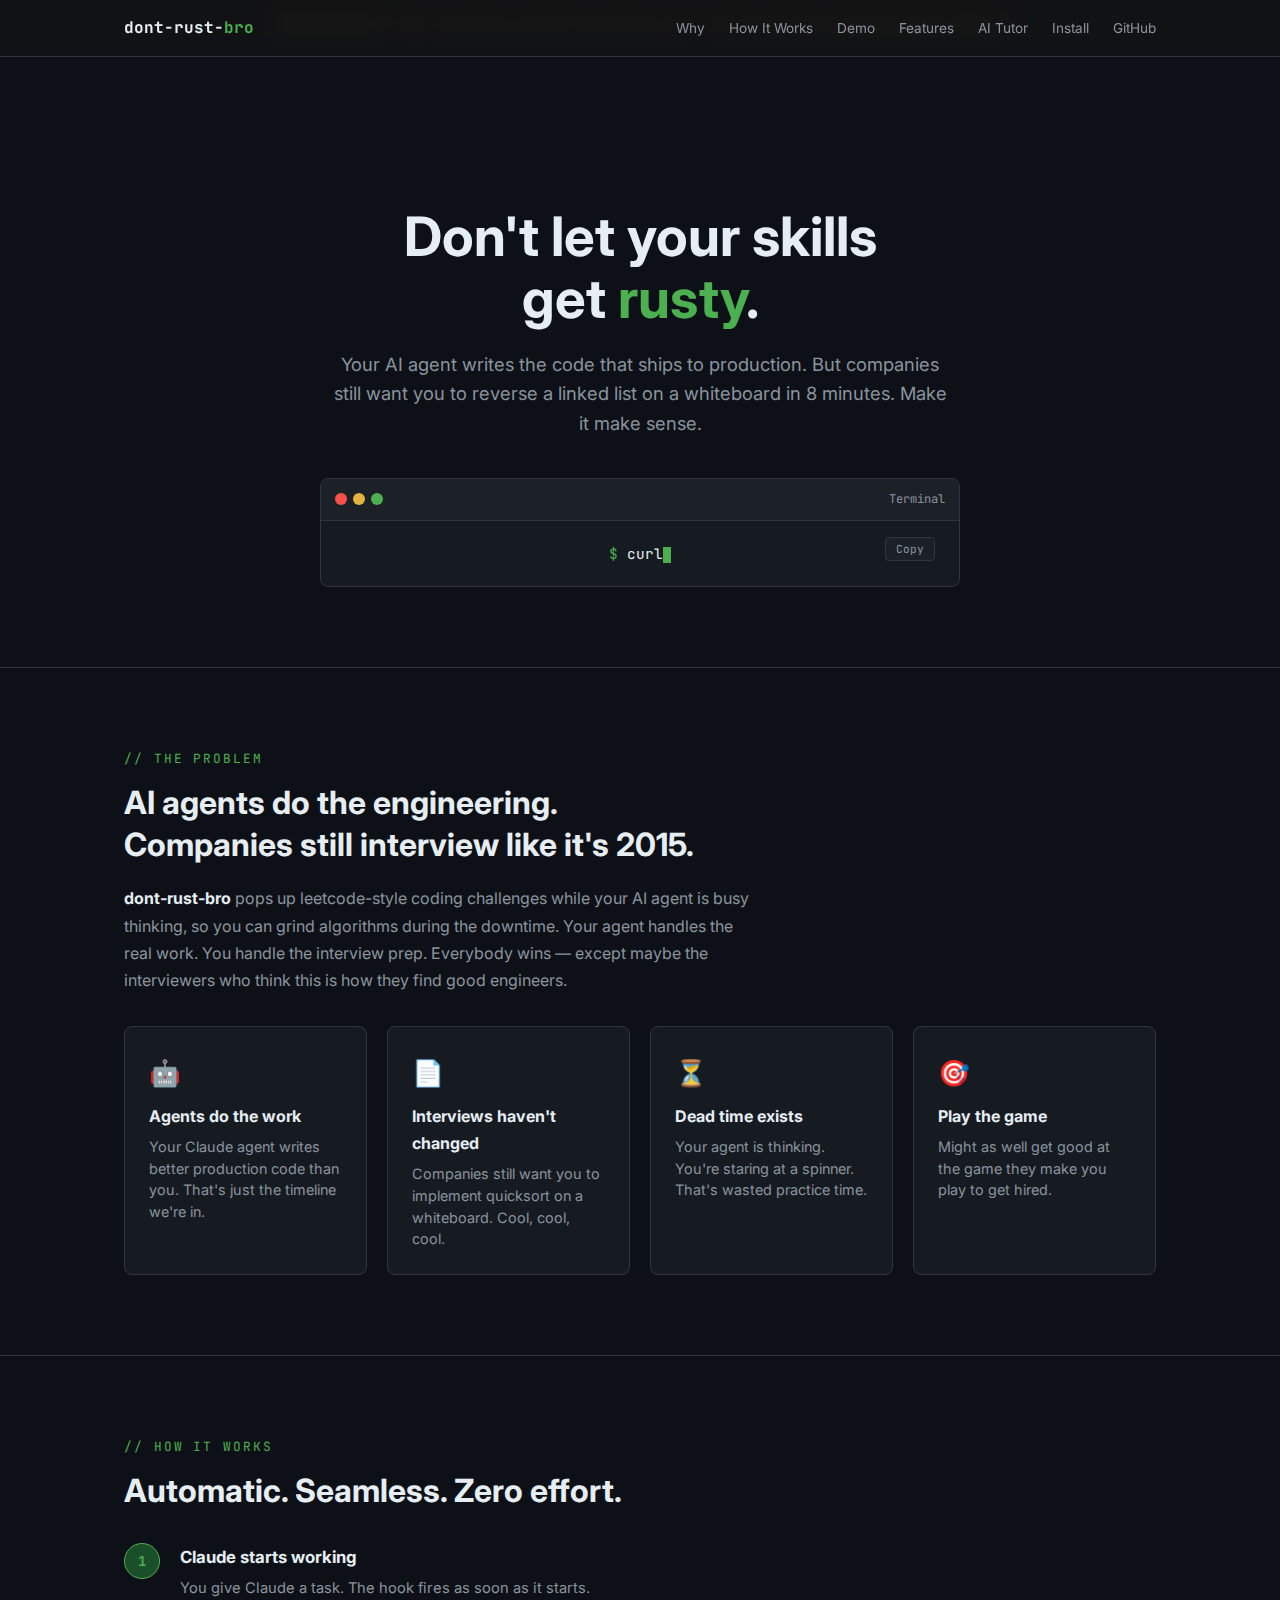
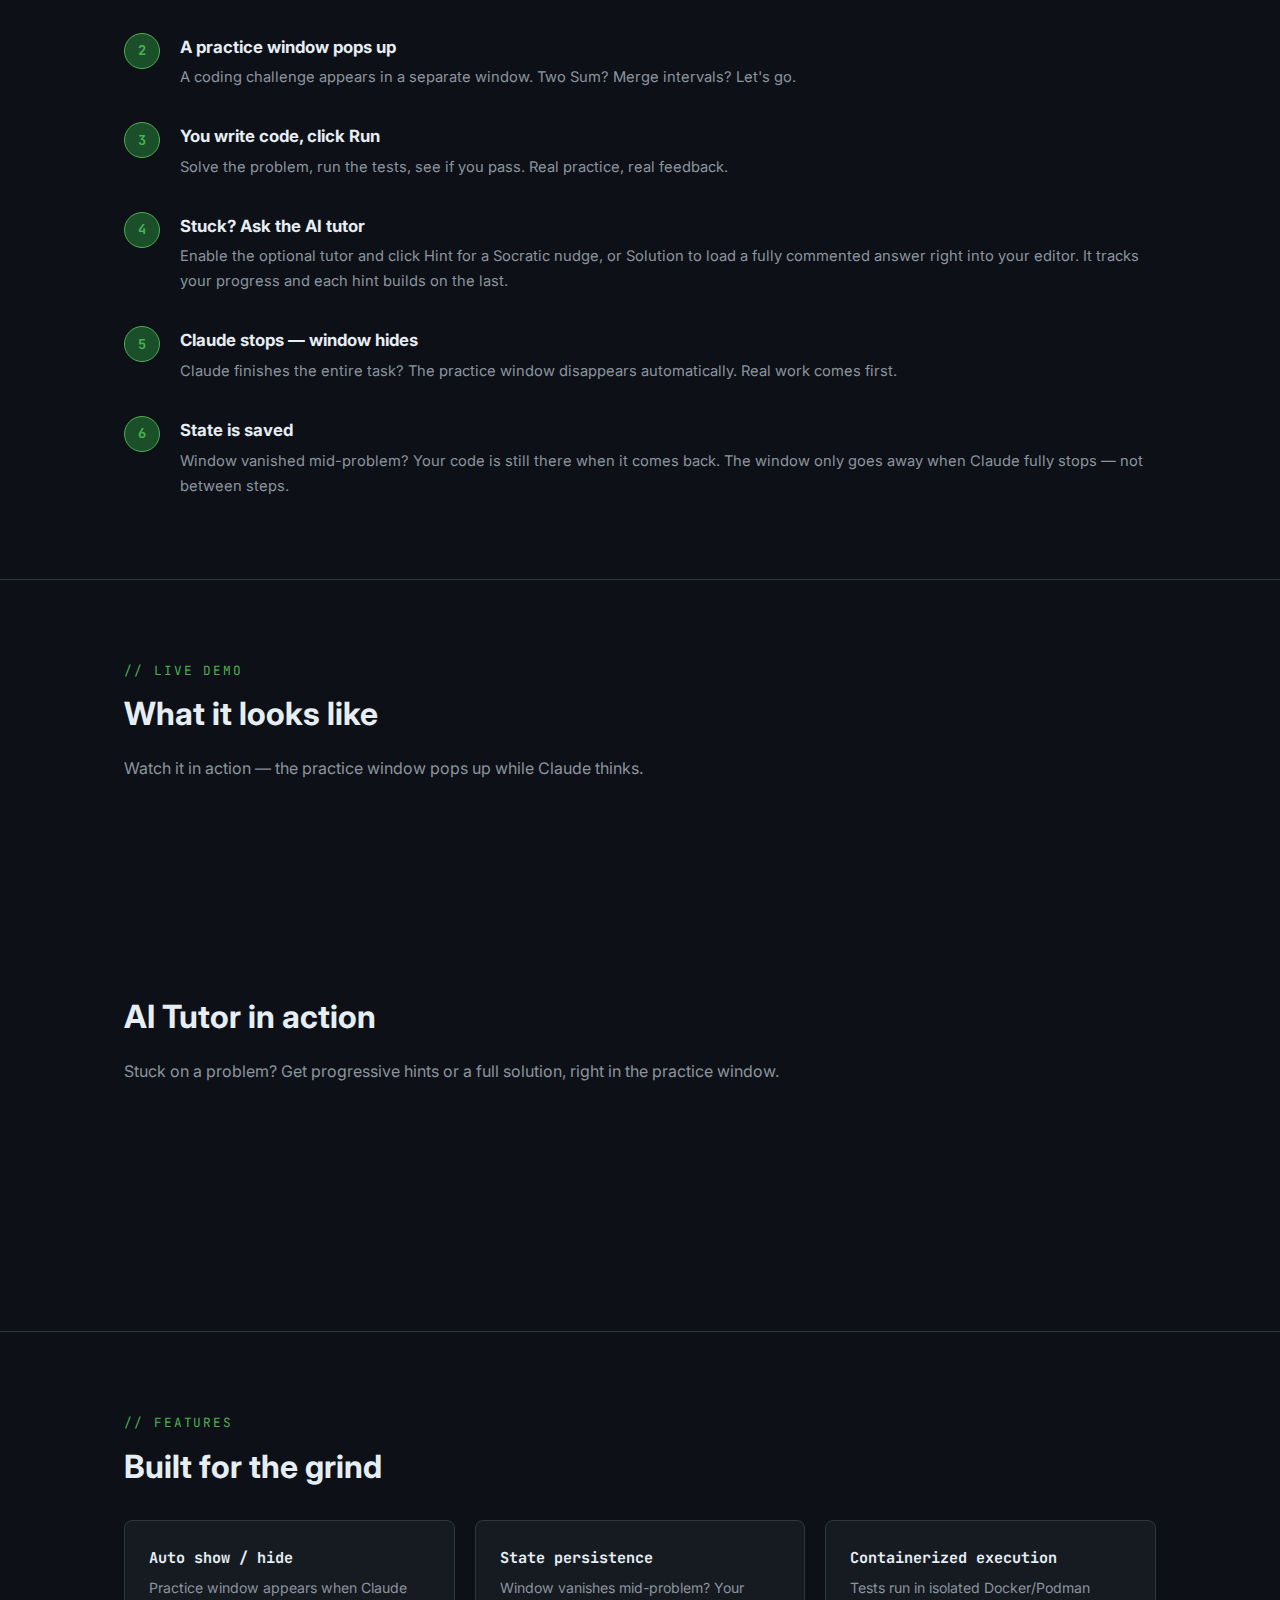
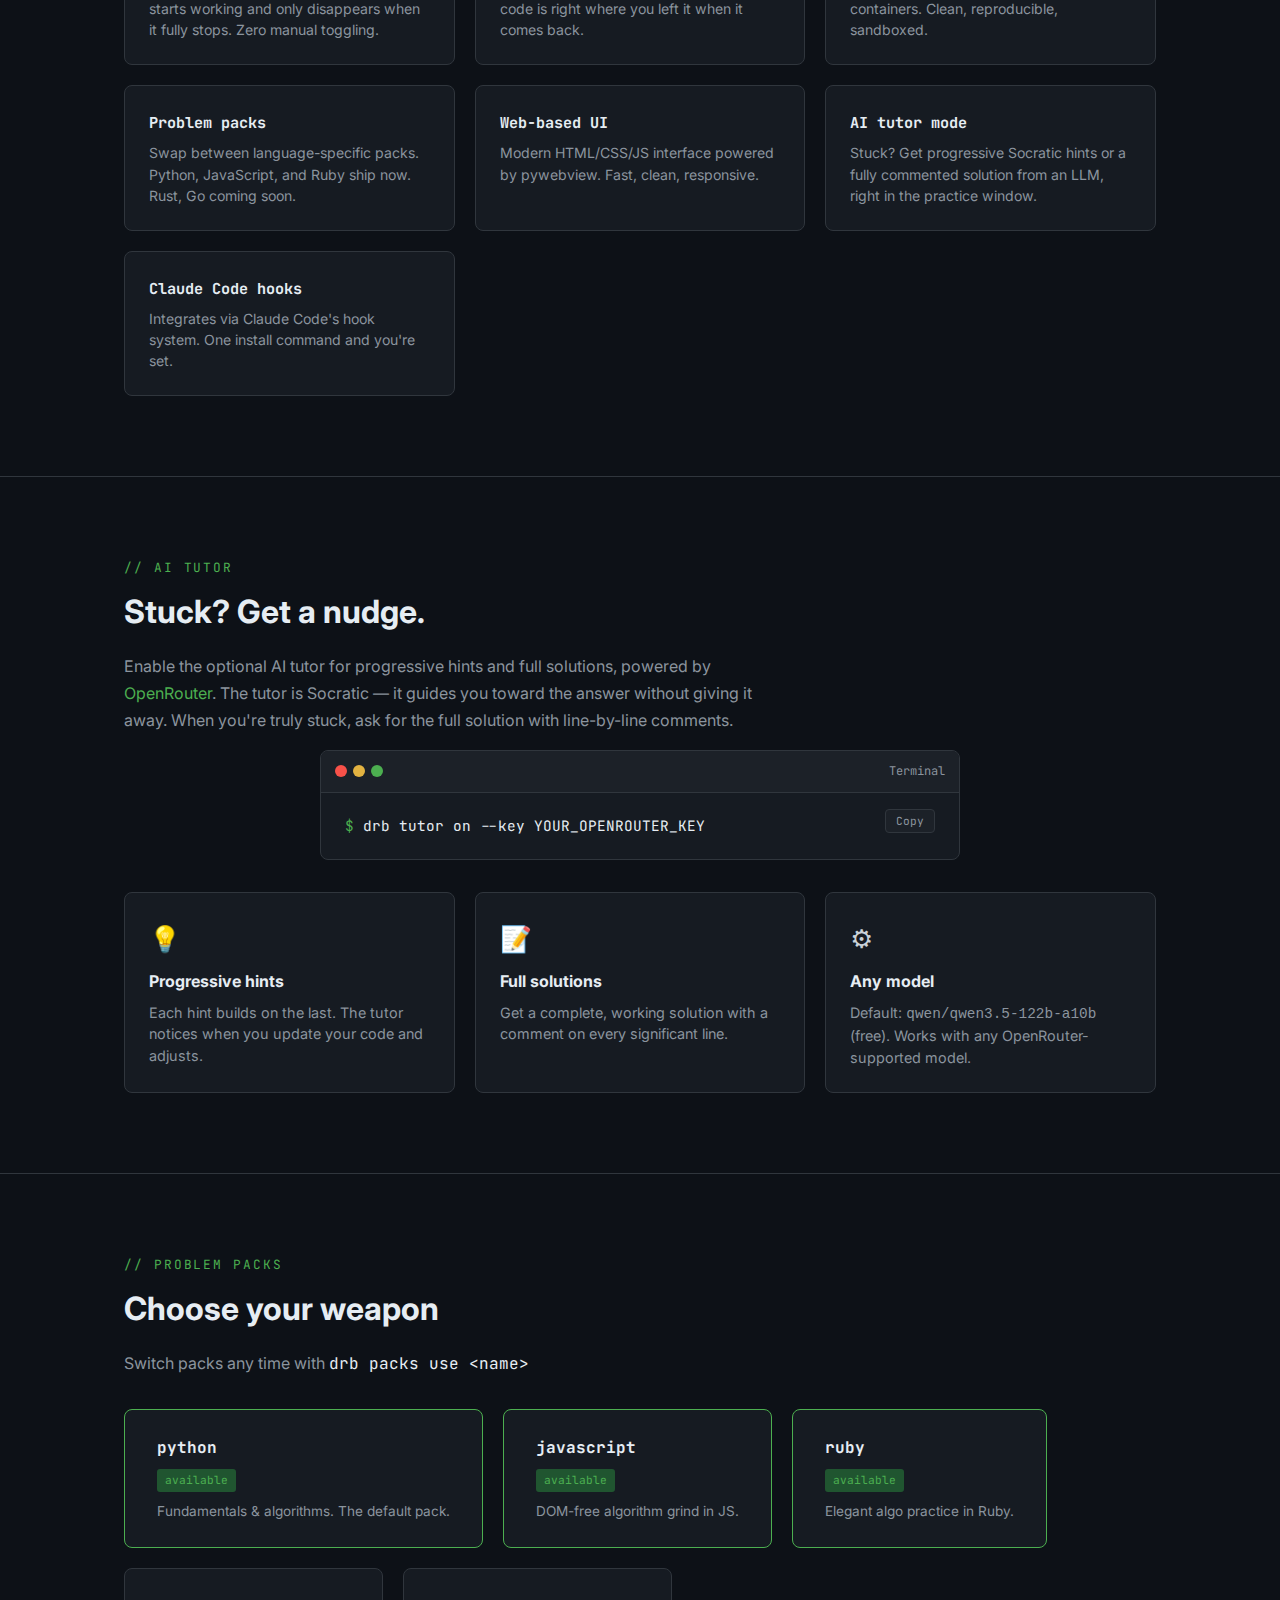
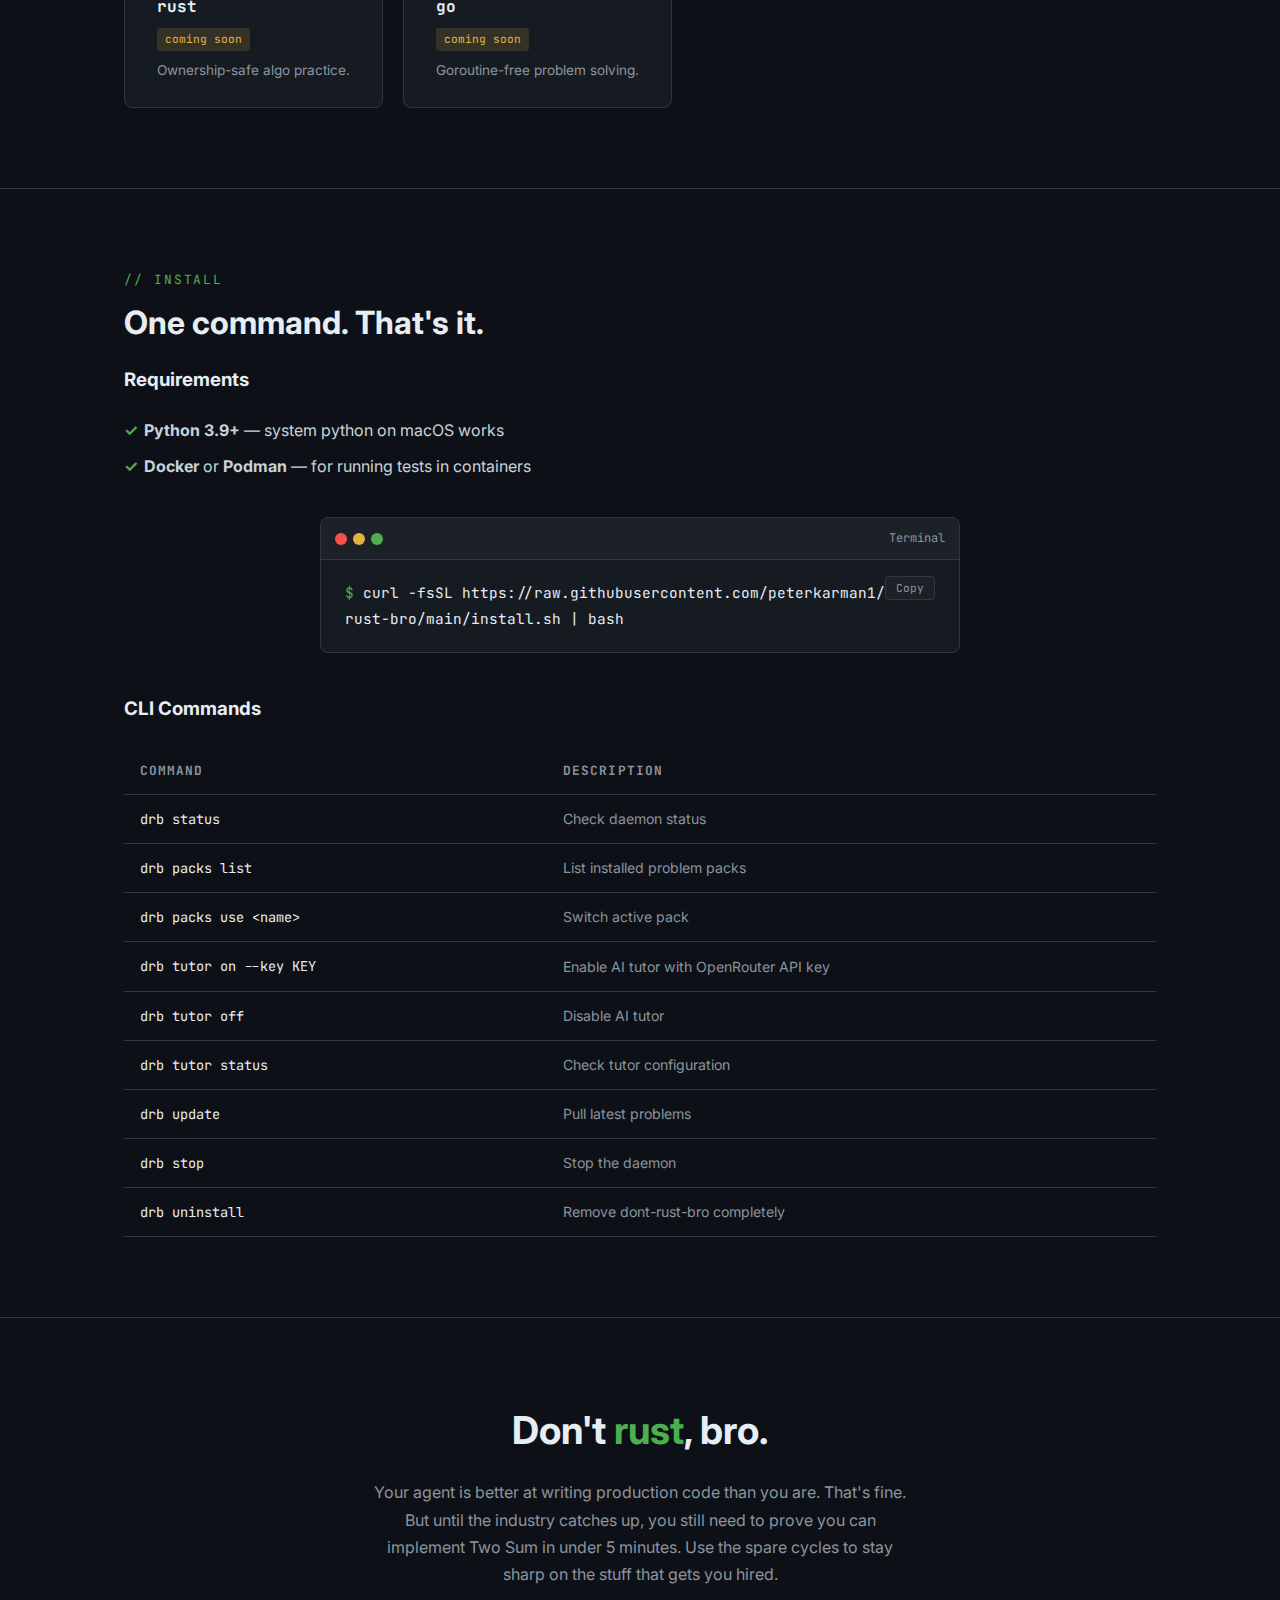
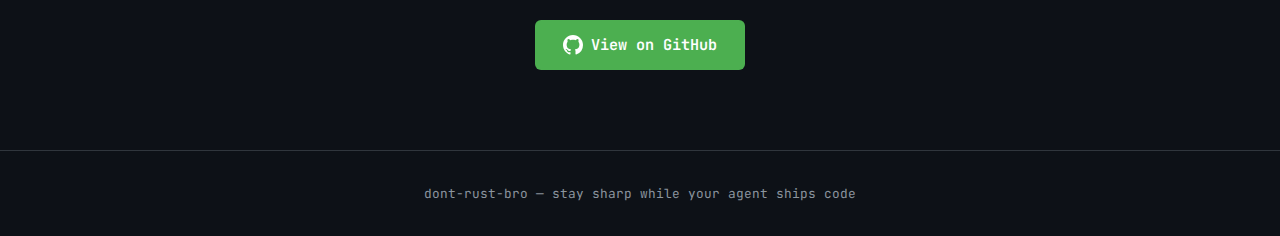
<file: docs/index.html>
<!DOCTYPE html>
<html lang="en">
<head>
  <meta charset="UTF-8">
  <meta name="viewport" content="width=device-width, initial-scale=1.0">
  <title>dont-rust-bro &mdash; Practice coding while your agent does the real work</title>
  <meta name="description" content="Pop up leetcode-style coding challenges while your AI agent is busy thinking. Stay sharp on interviews while your agent ships production code.">
  <link rel="preconnect" href="https://fonts.googleapis.com">
  <link rel="preconnect" href="https://fonts.gstatic.com" crossorigin>
  <link href="https://fonts.googleapis.com/css2?family=Inter:wght@400;600;700&family=JetBrains+Mono:wght@400;600;700&display=swap" rel="stylesheet">
  <meta name="theme-color" content="#0d1117">
  <link rel="icon" href="data:image/svg+xml,<svg xmlns='http://www.w3.org/2000/svg' viewBox='0 0 100 100'><text y='.9em' font-size='90'>🦀</text></svg>">
  <link rel="stylesheet" href="style.css">
</head>
<body>

<!-- ========== Nav ========== -->
<nav>
  <div class="container">
    <div class="logo">dont-rust-<span>bro</span></div>
    <button class="nav-toggle" aria-label="Toggle navigation">&#9776;</button>
    <ul class="nav-links">
      <li><a href="#problem">Why</a></li>
      <li><a href="#how">How It Works</a></li>
      <li><a href="#demo">Demo</a></li>
      <li><a href="#features">Features</a></li>
      <li><a href="#tutor">AI Tutor</a></li>
      <li><a href="#install">Install</a></li>
      <li><a href="https://github.com/peterkarman1/dont-rust-bro" target="_blank" rel="noopener">GitHub</a></li>
    </ul>
  </div>
</nav>

<!-- ========== Alpha Banner ========== -->
<div class="alpha-banner">
  <div class="container">
    <strong>Alpha software.</strong> This is very early, very buggy, and very much a work in progress.
    <a href="https://github.com/peterkarman1/dont-rust-bro/issues" target="_blank" rel="noopener">Submit issues on GitHub</a>.
  </div>
</div>

<!-- ========== 1. Hero ========== -->
<section class="hero">
  <div class="container">
    <h1>Don't let your skills<br>get <span class="green">rusty</span>.</h1>
    <p class="subtitle">
      Your AI agent writes the code that ships to production. But companies
      still want you to reverse a linked list on a whiteboard in 8 minutes.
      Make it make sense.
    </p>

    <div class="terminal-box">
      <div class="terminal-titlebar">
        <div class="terminal-dot red"></div>
        <div class="terminal-dot yellow"></div>
        <div class="terminal-dot green"></div>
        <span>Terminal</span>
      </div>
      <div class="terminal-body">
        <div class="copy-wrap">
          <button class="copy-btn" data-copy="curl -fsSL https://raw.githubusercontent.com/peterkarman1/dont-rust-bro/main/install.sh | bash">Copy</button>
          <span class="prompt">$ </span><span class="command" id="hero-typed"></span><span class="cursor" id="hero-cursor"></span>
        </div>
      </div>
    </div>
  </div>
</section>

<!-- ========== 2. The Problem ========== -->
<section id="problem">
  <div class="container">
    <div class="section-label">// the problem</div>
    <h2 class="section-title">AI agents do the engineering.<br>Companies still interview like it's 2015.</h2>
    <p class="section-intro">
      <strong class="text-heading">dont-rust-bro</strong> pops up leetcode-style coding challenges while
      your AI agent is busy thinking, so you can grind algorithms during the downtime.
      Your agent handles the real work. You handle the interview prep. Everybody wins &mdash;
      except maybe the interviewers who think this is how they find good engineers.
    </p>

    <div class="reasons-grid">
      <div class="reason-card">
        <div class="icon">&#129302;</div>
        <h3>Agents do the work</h3>
        <p>Your Claude agent writes better production code than you. That's just the timeline we're in.</p>
      </div>
      <div class="reason-card">
        <div class="icon">&#128196;</div>
        <h3>Interviews haven't changed</h3>
        <p>Companies still want you to implement quicksort on a whiteboard. Cool, cool, cool.</p>
      </div>
      <div class="reason-card">
        <div class="icon">&#9203;</div>
        <h3>Dead time exists</h3>
        <p>Your agent is thinking. You're staring at a spinner. That's wasted practice time.</p>
      </div>
      <div class="reason-card">
        <div class="icon">&#127919;</div>
        <h3>Play the game</h3>
        <p>Might as well get good at the game they make you play to get hired.</p>
      </div>
    </div>
  </div>
</section>

<!-- ========== 3. How It Works ========== -->
<section id="how">
  <div class="container">
    <div class="section-label">// how it works</div>
    <h2 class="section-title">Automatic. Seamless. Zero effort.</h2>

    <div class="steps">
      <div class="step">
        <div class="step-num">1</div>
        <div class="step-content">
          <h3>Claude starts working</h3>
          <p>You give Claude a task. The hook fires as soon as it starts.</p>
        </div>
      </div>
      <div class="step">
        <div class="step-num">2</div>
        <div class="step-content">
          <h3>A practice window pops up</h3>
          <p>A coding challenge appears in a separate window. Two Sum? Merge intervals? Let's go.</p>
        </div>
      </div>
      <div class="step">
        <div class="step-num">3</div>
        <div class="step-content">
          <h3>You write code, click Run</h3>
          <p>Solve the problem, run the tests, see if you pass. Real practice, real feedback.</p>
        </div>
      </div>
      <div class="step">
        <div class="step-num">4</div>
        <div class="step-content">
          <h3>Stuck? Ask the AI tutor</h3>
          <p>Enable the optional tutor and click Hint for a Socratic nudge, or Solution to load a fully commented answer right into your editor. It tracks your progress and each hint builds on the last.</p>
        </div>
      </div>
      <div class="step">
        <div class="step-num">5</div>
        <div class="step-content">
          <h3>Claude stops &mdash; window hides</h3>
          <p>Claude finishes the entire task? The practice window disappears automatically. Real work comes first.</p>
        </div>
      </div>
      <div class="step">
        <div class="step-num">6</div>
        <div class="step-content">
          <h3>State is saved</h3>
          <p>Window vanished mid-problem? Your code is still there when it comes back. The window only goes away when Claude fully stops &mdash; not between steps.</p>
        </div>
      </div>
    </div>
  </div>
</section>

<!-- ========== 4. Live Demo ========== -->
<section id="demo">
  <div class="container">
    <div class="section-label">// live demo</div>
    <h2 class="section-title">What it looks like</h2>
    <p class="demo-intro">Watch it in action &mdash; the practice window pops up while Claude thinks.</p>

    <div class="video-container">
      <iframe src="https://www.youtube.com/embed/71oPOum87IU" title="dont-rust-bro demo" frameborder="0" allow="accelerometer; autoplay; clipboard-write; encrypted-media; gyroscope; picture-in-picture" allowfullscreen></iframe>
    </div>

    <h2 class="section-title" style="margin-top: 3rem;">AI Tutor in action</h2>
    <p class="demo-intro">Stuck on a problem? Get progressive hints or a full solution, right in the practice window.</p>

    <div class="video-container">
      <iframe src="https://www.youtube.com/embed/QkIMfUms4LM" title="dont-rust-bro AI tutor demo" frameborder="0" allow="accelerometer; autoplay; clipboard-write; encrypted-media; gyroscope; picture-in-picture" allowfullscreen></iframe>
    </div>
  </div>
</section>

<!-- ========== 5. Features ========== -->
<section id="features">
  <div class="container">
    <div class="section-label">// features</div>
    <h2 class="section-title">Built for the grind</h2>

    <div class="features-grid">
      <div class="feature-card">
        <h3>Auto show / hide</h3>
        <p>Practice window appears when Claude starts working and only disappears when it fully stops. Zero manual toggling.</p>
      </div>
      <div class="feature-card">
        <h3>State persistence</h3>
        <p>Window vanishes mid-problem? Your code is right where you left it when it comes back.</p>
      </div>
      <div class="feature-card">
        <h3>Containerized execution</h3>
        <p>Tests run in isolated Docker/Podman containers. Clean, reproducible, sandboxed.</p>
      </div>
      <div class="feature-card">
        <h3>Problem packs</h3>
        <p>Swap between language-specific packs. Python, JavaScript, and Ruby ship now. Rust, Go coming soon.</p>
      </div>
      <div class="feature-card">
        <h3>Web-based UI</h3>
        <p>Modern HTML/CSS/JS interface powered by pywebview. Fast, clean, responsive.</p>
      </div>
      <div class="feature-card">
        <h3>AI tutor mode</h3>
        <p>Stuck? Get progressive Socratic hints or a fully commented solution from an LLM, right in the practice window.</p>
      </div>
      <div class="feature-card">
        <h3>Claude Code hooks</h3>
        <p>Integrates via Claude Code's hook system. One install command and you're set.</p>
      </div>
    </div>
  </div>
</section>

<!-- ========== 5b. AI Tutor ========== -->
<section id="tutor">
  <div class="container">
    <div class="section-label">// ai tutor</div>
    <h2 class="section-title">Stuck? Get a nudge.</h2>
    <p class="section-intro">
      Enable the optional AI tutor for progressive hints and full solutions, powered by
      <a href="https://openrouter.ai/" target="_blank" rel="noopener">OpenRouter</a>.
      The tutor is Socratic &mdash; it guides you toward the answer without giving it away.
      When you're truly stuck, ask for the full solution with line-by-line comments.
    </p>

    <div class="terminal-box">
      <div class="terminal-titlebar">
        <div class="terminal-dot red"></div>
        <div class="terminal-dot yellow"></div>
        <div class="terminal-dot green"></div>
        <span>Terminal</span>
      </div>
      <div class="terminal-body">
        <div class="copy-wrap">
          <button class="copy-btn" data-copy="drb tutor on --key YOUR_OPENROUTER_KEY">Copy</button>
          <span class="prompt">$ </span><span class="command">drb tutor on --key YOUR_OPENROUTER_KEY</span>
        </div>
      </div>
    </div>

    <div class="reasons-grid" style="margin-top: 2rem;">
      <div class="reason-card">
        <div class="icon">&#128161;</div>
        <h3>Progressive hints</h3>
        <p>Each hint builds on the last. The tutor notices when you update your code and adjusts.</p>
      </div>
      <div class="reason-card">
        <div class="icon">&#128221;</div>
        <h3>Full solutions</h3>
        <p>Get a complete, working solution with a comment on every significant line.</p>
      </div>
      <div class="reason-card">
        <div class="icon">&#9881;</div>
        <h3>Any model</h3>
        <p>Default: <code>qwen/qwen3.5-122b-a10b</code> (free). Works with any OpenRouter-supported model.</p>
      </div>
    </div>
  </div>
</section>

<!-- ========== 6. Problem Packs ========== -->
<section id="packs">
  <div class="container">
    <div class="section-label">// problem packs</div>
    <h2 class="section-title">Choose your weapon</h2>
    <p class="packs-hint">Switch packs any time with <code>drb packs use &lt;name&gt;</code></p>

    <div class="packs-list">
      <div class="pack-card active">
        <h3>python</h3>
        <span class="badge available">available</span>
        <p>Fundamentals &amp; algorithms. The default pack.</p>
      </div>
      <div class="pack-card active">
        <h3>javascript</h3>
        <span class="badge available">available</span>
        <p>DOM-free algorithm grind in JS.</p>
      </div>
      <div class="pack-card active">
        <h3>ruby</h3>
        <span class="badge available">available</span>
        <p>Elegant algo practice in Ruby.</p>
      </div>
      <div class="pack-card">
        <h3>rust</h3>
        <span class="badge soon">coming soon</span>
        <p>Ownership-safe algo practice.</p>
      </div>
      <div class="pack-card">
        <h3>go</h3>
        <span class="badge soon">coming soon</span>
        <p>Goroutine-free problem solving.</p>
      </div>
    </div>
  </div>
</section>

<!-- ========== 7. Install ========== -->
<section id="install">
  <div class="container">
    <div class="section-label">// install</div>
    <h2 class="section-title">One command. That's it.</h2>

    <h3 class="cli-heading">Requirements</h3>
    <ul class="requirements-list">
      <li><strong>Python 3.9+</strong> &mdash; system python on macOS works</li>
      <li><strong>Docker</strong> or <strong>Podman</strong> &mdash; for running tests in containers</li>
    </ul>

    <div class="terminal-box install-terminal">
      <div class="terminal-titlebar">
        <div class="terminal-dot red"></div>
        <div class="terminal-dot yellow"></div>
        <div class="terminal-dot green"></div>
        <span>Terminal</span>
      </div>
      <div class="terminal-body">
        <div class="copy-wrap">
          <button class="copy-btn" data-copy="curl -fsSL https://raw.githubusercontent.com/peterkarman1/dont-rust-bro/main/install.sh | bash">Copy</button>
          <span class="prompt">$ </span><span class="command">curl -fsSL https://raw.githubusercontent.com/peterkarman1/dont-rust-bro/main/install.sh | bash</span>
        </div>
      </div>
    </div>

    <h3 class="cli-heading">CLI Commands</h3>
    <table class="commands-table">
      <thead>
        <tr><th>Command</th><th>Description</th></tr>
      </thead>
      <tbody>
        <tr><td><code>drb status</code></td><td>Check daemon status</td></tr>
        <tr><td><code>drb packs list</code></td><td>List installed problem packs</td></tr>
        <tr><td><code>drb packs use &lt;name&gt;</code></td><td>Switch active pack</td></tr>
        <tr><td><code>drb tutor on --key KEY</code></td><td>Enable AI tutor with OpenRouter API key</td></tr>
        <tr><td><code>drb tutor off</code></td><td>Disable AI tutor</td></tr>
        <tr><td><code>drb tutor status</code></td><td>Check tutor configuration</td></tr>
        <tr><td><code>drb update</code></td><td>Pull latest problems</td></tr>
        <tr><td><code>drb stop</code></td><td>Stop the daemon</td></tr>
        <tr><td><code>drb uninstall</code></td><td>Remove dont-rust-bro completely</td></tr>
      </tbody>
    </table>
  </div>
</section>

<!-- ========== 8. Philosophy / CTA ========== -->
<section class="cta-section">
  <div class="container">
    <p class="tagline">Don't <span class="green">rust</span>, bro.</p>
    <p class="cta-sub">
      Your agent is better at writing production code than you are. That's fine.
      But until the industry catches up, you still need to prove you can implement
      Two Sum in under 5 minutes. Use the spare cycles to stay sharp on the stuff
      that gets you hired.
    </p>
    <a class="gh-btn" href="https://github.com/peterkarman1/dont-rust-bro" target="_blank" rel="noopener">
      <svg width="20" height="20" viewBox="0 0 16 16" fill="currentColor"><path d="M8 0C3.58 0 0 3.58 0 8c0 3.54 2.29 6.53 5.47 7.59.4.07.55-.17.55-.38 0-.19-.01-.82-.01-1.49-2.01.37-2.53-.49-2.69-.94-.09-.23-.48-.94-.82-1.13-.28-.15-.68-.52-.01-.53.63-.01 1.08.58 1.23.82.72 1.21 1.87.87 2.33.66.07-.52.28-.87.51-1.07-1.78-.2-3.64-.89-3.64-3.95 0-.87.31-1.59.82-2.15-.08-.2-.36-1.02.08-2.12 0 0 .67-.21 2.2.82.64-.18 1.32-.27 2-.27.68 0 1.36.09 2 .27 1.53-1.04 2.2-.82 2.2-.82.44 1.1.16 1.92.08 2.12.51.56.82 1.27.82 2.15 0 3.07-1.87 3.75-3.65 3.95.29.25.54.73.54 1.48 0 1.07-.01 1.93-.01 2.2 0 .21.15.46.55.38A8.013 8.013 0 0016 8c0-4.42-3.58-8-8-8z"/></svg>
      View on GitHub
    </a>
  </div>
</section>

<!-- ========== Footer ========== -->
<footer>
  <div class="container">
    dont-rust-bro &mdash; stay sharp while your agent ships code
  </div>
</footer>

<!-- ========== JS ========== -->
<script>
(function () {
  'use strict';

  /* ---- Mobile nav toggle ---- */
  const toggle = document.querySelector('.nav-toggle');
  const links  = document.querySelector('.nav-links');
  if (toggle && links) {
    toggle.addEventListener('click', () => links.classList.toggle('open'));
    links.addEventListener('click', () => links.classList.remove('open'));
  }

  /* ---- Typing animation in hero terminal ---- */
  const typed   = document.getElementById('hero-typed');
  const cursorEl = document.getElementById('hero-cursor');
  const command  = 'curl -fsSL https://raw.githubusercontent.com/peterkarman1/dont-rust-bro/main/install.sh | bash';
  let i = 0;

  function typeNext() {
    if (i < command.length) {
      typed.textContent += command[i];
      i++;
      setTimeout(typeNext, 28 + Math.random() * 32);
    }
  }

  /* Start typing when hero is visible (or immediately if already visible) */
  if ('IntersectionObserver' in window) {
    const obs = new IntersectionObserver(function (entries) {
      if (entries[0].isIntersecting) {
        obs.disconnect();
        setTimeout(typeNext, 600);
      }
    }, { threshold: 0.3 });
    obs.observe(document.querySelector('.hero'));
  } else {
    setTimeout(typeNext, 600);
  }

  /* ---- Copy-to-clipboard buttons ---- */
  document.querySelectorAll('.copy-btn').forEach(function (btn) {
    btn.addEventListener('click', function () {
      var text = btn.getAttribute('data-copy');
      if (!text) return;
      if (navigator.clipboard && navigator.clipboard.writeText) {
        navigator.clipboard.writeText(text).then(function () {
          showCopied(btn);
        }).catch(function () {
          fallbackCopy(text, btn);
        });
      } else {
        fallbackCopy(text, btn);
      }
    });
  });

  function fallbackCopy(text, btn) {
    var ta = document.createElement('textarea');
    ta.value = text;
    ta.style.position = 'fixed';
    ta.style.opacity = '0';
    document.body.appendChild(ta);
    ta.select();
    document.execCommand('copy');
    document.body.removeChild(ta);
    showCopied(btn);
  }

  function showCopied(btn) {
    var orig = btn.textContent;
    btn.textContent = 'Copied!';
    btn.classList.add('copied');
    setTimeout(function () {
      btn.textContent = orig;
      btn.classList.remove('copied');
    }, 1800);
  }

  /* ---- Smooth-scroll for nav links (fallback for older Safari) ---- */
  document.querySelectorAll('a[href^="#"]').forEach(function (a) {
    a.addEventListener('click', function (e) {
      var target = document.querySelector(a.getAttribute('href'));
      if (target) {
        e.preventDefault();
        target.scrollIntoView({ behavior: 'smooth' });
      }
    });
  });
})();
</script>

</body>
</html>
</file>
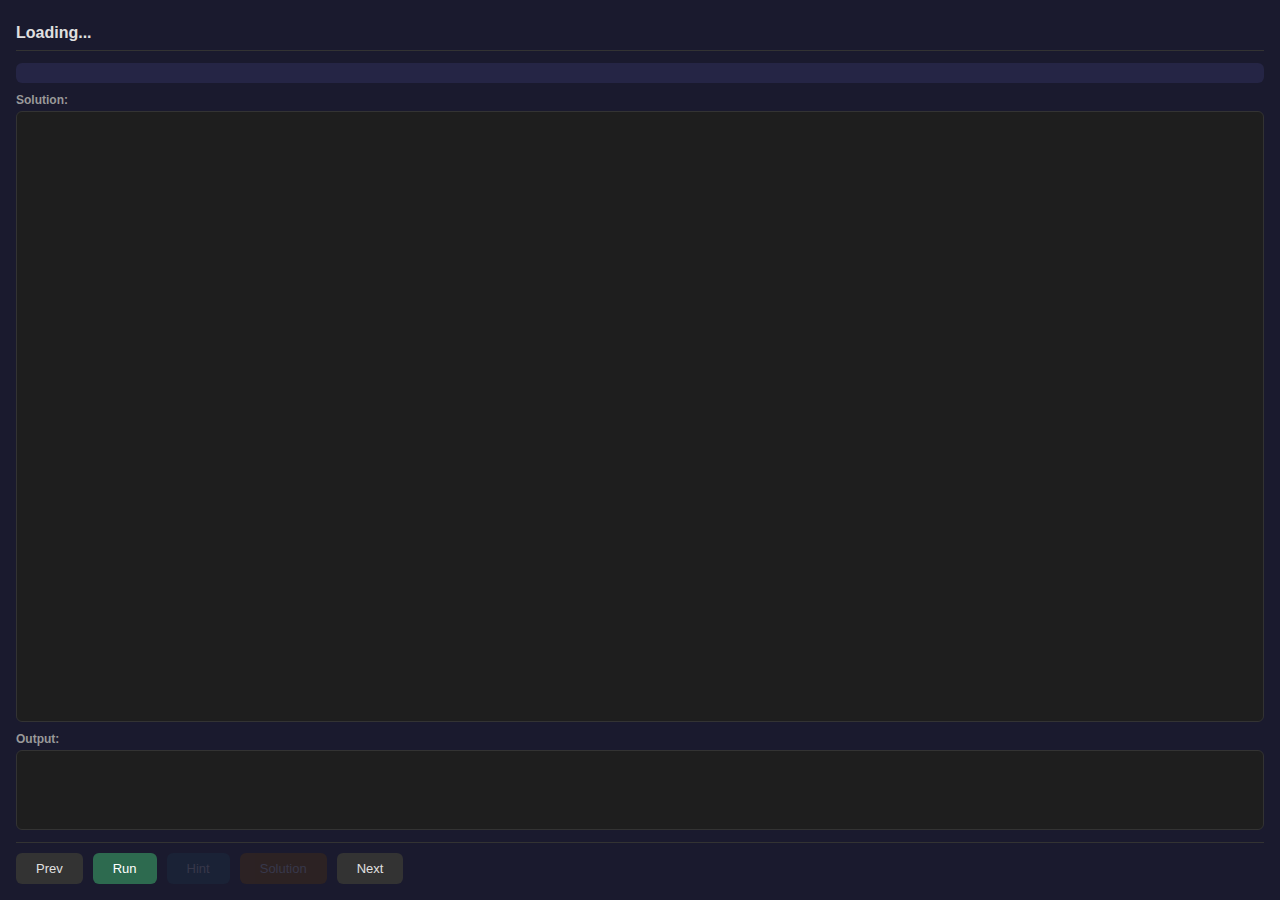
<file: drb/ui/index.html>
<!DOCTYPE html>
<html lang="en">
<head>
<meta charset="UTF-8">
<meta name="viewport" content="width=device-width, initial-scale=1.0">
<title>dont-rust-bro</title>
<style>
  * { margin: 0; padding: 0; box-sizing: border-box; }
  body {
    font-family: -apple-system, BlinkMacSystemFont, "Segoe UI", Roboto, sans-serif;
    background: #1a1a2e; color: #e0e0e0; padding: 16px;
    display: flex; flex-direction: column; height: 100vh;
  }
  header {
    display: flex; align-items: center; justify-content: space-between;
    padding: 8px 0; border-bottom: 1px solid #333;
  }
  header h1 { font-size: 16px; font-weight: 600; }
  .badge {
    font-size: 12px; padding: 2px 10px; border-radius: 12px;
    text-transform: capitalize; font-weight: 500;
  }
  .badge.easy { background: #2d6a4f; color: #b7e4c7; }
  .badge.medium { background: #7f5539; color: #ffe0b2; }
  .badge.hard { background: #9b2226; color: #ffccd5; }
  .counter { font-size: 13px; color: #999; }

  .description {
    margin: 12px 0 10px; padding: 10px; border-radius: 6px;
    background: #252545; color: #ccc; font-size: 13px;
    line-height: 1.5; max-height: 120px; overflow-y: auto;
  }
  label { font-size: 12px; font-weight: 600; color: #999; margin-bottom: 4px; display: block; }

  textarea#code {
    flex: 1; width: 100%; padding: 10px; border: 1px solid #333; border-radius: 6px;
    background: #1e1e1e; color: #d4d4d4; font-family: "Menlo", "Consolas", monospace;
    font-size: 13px; resize: none; outline: none; tab-size: 4; min-height: 140px;
  }
  textarea#code:focus { border-color: #555; }

  .output-label { margin-top: 10px; }
  #output {
    width: 100%; padding: 10px; border-radius: 6px; background: #1e1e1e;
    color: #d4d4d4; font-family: "Menlo", "Consolas", monospace; font-size: 12px;
    min-height: 80px; max-height: 140px; overflow-y: auto;
    white-space: pre-wrap; word-wrap: break-word; border: 1px solid #333;
  }
  #output.passed { border-color: #2d6a4f; }
  #output.failed { border-color: #9b2226; }

  .buttons {
    display: flex; gap: 10px; margin-top: 12px; padding-top: 10px;
    border-top: 1px solid #333;
  }
  button {
    padding: 8px 20px; border: none; border-radius: 6px; cursor: pointer;
    font-size: 13px; font-weight: 500; transition: opacity 0.15s;
  }
  button:hover { opacity: 0.85; }
  button:disabled { opacity: 0.5; cursor: not-allowed; }
  .btn-nav { background: #333; color: #e0e0e0; }
  .btn-run { background: #2d6a4f; color: #fff; }
  .btn-hint { background: #1a4a6e; color: #a8d8ff; }
  .btn-hint:disabled { background: #1a2a3e; color: #556; }
  .btn-solution { background: #6e4a1a; color: #ffe0a8; }
  .btn-solution:disabled { background: #3e2a1a; color: #556; }

  .tutor-panel {
    position: fixed; top: 0; right: -40%; width: 40%; height: 100vh;
    background: #1a1a2e; border-left: 1px solid #333;
    transition: right 0.3s ease; z-index: 50;
    display: flex; flex-direction: column;
  }
  .tutor-panel.open { right: 0; }
  .tutor-header {
    display: flex; align-items: center; justify-content: space-between;
    padding: 12px 16px; border-bottom: 1px solid #333;
    font-size: 14px; font-weight: 600;
  }
  .tutor-close {
    background: none; border: none; color: #999; font-size: 18px;
    cursor: pointer; padding: 0 4px;
  }
  .tutor-close:hover { color: #fff; }
  .tutor-body {
    flex: 1; overflow-y: auto; padding: 12px 16px;
  }
  .hint-block {
    margin-bottom: 12px; padding: 10px; border-radius: 6px;
    background: #252545; font-size: 13px; line-height: 1.5; color: #ccc;
  }
  .hint-block .hint-label {
    font-size: 11px; font-weight: 600; color: #a8d8ff;
    margin-bottom: 4px; text-transform: uppercase;
  }
  .solution-block {
    margin-bottom: 12px; padding: 10px; border-radius: 6px;
    background: #1e1e1e; font-family: "Menlo", "Consolas", monospace;
    font-size: 12px; line-height: 1.5; color: #d4d4d4;
    white-space: pre-wrap; word-wrap: break-word;
  }
  .solution-block .solution-label {
    font-size: 11px; font-weight: 600; color: #ffe0a8;
    margin-bottom: 4px; text-transform: uppercase;
    font-family: -apple-system, BlinkMacSystemFont, "Segoe UI", Roboto, sans-serif;
  }
  .tutor-thinking {
    color: #999; font-size: 13px; font-style: italic;
  }

  body.tutor-open {
    margin-right: 40%;
  }
</style>
</head>
<body>
  <header>
    <h1 id="title">Loading...</h1>
    <span id="difficulty" class="badge"></span>
    <span id="counter" class="counter"></span>
  </header>
  <div class="description" id="description"></div>
  <label for="code">Solution:</label>
  <textarea id="code" spellcheck="false"></textarea>
  <label class="output-label">Output:</label>
  <div id="output"></div>
  <div class="buttons">
    <button class="btn-nav" id="prevBtn" onclick="onPrev()">Prev</button>
    <button class="btn-run" id="runBtn" onclick="onRun()">Run</button>
    <button class="btn-hint" id="hintBtn" onclick="onHint()" disabled title="Enable with: drb tutor on --key YOUR_KEY">Hint</button>
    <button class="btn-solution" id="solutionBtn" onclick="onSolution()" disabled title="Enable with: drb tutor on --key YOUR_KEY">Solution</button>
    <button class="btn-nav" id="nextBtn" onclick="onNext()">Next</button>
  </div>
  <div class="tutor-panel" id="tutorPanel">
    <div class="tutor-header">
      <span>Tutor</span>
      <button class="tutor-close" onclick="closeTutor()">&#10005;</button>
    </div>
    <div class="tutor-body" id="tutorBody"></div>
  </div>

<script>
  let saveTimer = null;

  function populate(data) {
    document.getElementById("title").textContent = data.title;
    const badge = document.getElementById("difficulty");
    badge.textContent = data.difficulty;
    badge.className = "badge " + data.difficulty;
    document.getElementById("counter").textContent = data.counter;
    document.getElementById("description").textContent = data.description;
    document.getElementById("code").value = data.code;
    const out = document.getElementById("output");
    out.textContent = "";
    out.className = "";
  }

  async function onPrev() {
    if (!confirm("Switching problems will erase your progress on the current one. Continue?")) return;
    const data = await window.pywebview.api.prev_problem();
    populate(data);
    clearTutor();
  }

  async function onNext() {
    if (!confirm("Switching problems will erase your progress on the current one. Continue?")) return;
    const data = await window.pywebview.api.next_problem();
    populate(data);
    clearTutor();
  }

  async function onRun() {
    const btn = document.getElementById("runBtn");
    btn.disabled = true;
    btn.textContent = "Running...";
    document.getElementById("output").textContent = "Running...";
    const code = document.getElementById("code").value;
    try {
      const result = await window.pywebview.api.run_tests(code);
      const el = document.getElementById("output");
      const status = result.passed ? "PASSED" : "FAILED";
      const output = result.output || "(no output)";
      el.textContent = status + "\n\n" + output;
      el.className = result.passed ? "passed" : "failed";
    } catch (e) {
      document.getElementById("output").textContent = "Error: " + e;
    }
    btn.disabled = false;
    btn.textContent = "Run";
  }

  function onCodeInput() {
    if (saveTimer) clearTimeout(saveTimer);
    saveTimer = setTimeout(async () => {
      const code = document.getElementById("code").value;
      await window.pywebview.api.save_code(code);
    }, 1000);
  }

  // Tab key support in code editor
  document.addEventListener("DOMContentLoaded", () => {
    const editor = document.getElementById("code");
    editor.addEventListener("input", onCodeInput);
    editor.addEventListener("keydown", (e) => {
      if (e.key === "Tab") {
        e.preventDefault();
        const start = editor.selectionStart;
        const end = editor.selectionEnd;
        editor.value = editor.value.substring(0, start) + "    " + editor.value.substring(end);
        editor.selectionStart = editor.selectionEnd = start + 4;
        onCodeInput();
      }
    });
  });

  function openTutor() {
    document.getElementById("tutorPanel").classList.add("open");
    document.body.classList.add("tutor-open");
  }

  function closeTutor() {
    document.getElementById("tutorPanel").classList.remove("open");
    document.body.classList.remove("tutor-open");
  }

  function clearTutor() {
    document.getElementById("tutorBody").innerHTML = "";
    closeTutor();
  }

  function addHintBlock(text) {
    const body = document.getElementById("tutorBody");
    const block = document.createElement("div");
    block.className = "hint-block";
    const label = document.createElement("div");
    label.className = "hint-label";
    const hintCount = body.querySelectorAll(".hint-block").length + 1;
    label.textContent = "Hint " + hintCount;
    block.appendChild(label);
    const content = document.createElement("div");
    content.textContent = text;
    block.appendChild(content);
    body.appendChild(block);
    body.scrollTop = body.scrollHeight;
  }

  function addSolutionBlock(text) {
    const body = document.getElementById("tutorBody");
    const block = document.createElement("div");
    block.className = "solution-block";
    const label = document.createElement("div");
    label.className = "solution-label";
    label.textContent = "Solution";
    block.appendChild(label);
    const content = document.createElement("div");
    content.textContent = text;
    block.appendChild(content);
    body.appendChild(block);
    body.scrollTop = body.scrollHeight;
  }

  function showThinking() {
    const body = document.getElementById("tutorBody");
    const el = document.createElement("div");
    el.className = "tutor-thinking";
    el.id = "tutorThinking";
    el.textContent = "Thinking...";
    body.appendChild(el);
    body.scrollTop = body.scrollHeight;
  }

  function hideThinking() {
    const el = document.getElementById("tutorThinking");
    if (el) el.remove();
  }

  function addErrorBlock(text) {
    const body = document.getElementById("tutorBody");
    const block = document.createElement("div");
    block.className = "hint-block";
    block.style.borderLeft = "3px solid #9b2226";
    block.textContent = text;
    body.appendChild(block);
    body.scrollTop = body.scrollHeight;
  }

  async function onHint() {
    const btn = document.getElementById("hintBtn");
    btn.disabled = true;
    openTutor();
    showThinking();
    const code = document.getElementById("code").value;
    const output = document.getElementById("output").textContent;
    try {
      const result = await window.pywebview.api.get_hint(code, output);
      hideThinking();
      if (result.error) {
        addErrorBlock(result.error);
      } else {
        addHintBlock(result.hint);
      }
    } catch (e) {
      hideThinking();
      addErrorBlock("Error: " + e);
    }
    btn.disabled = false;
  }

  async function onSolution() {
    const btn = document.getElementById("solutionBtn");
    btn.disabled = true;
    openTutor();
    showThinking();
    const code = document.getElementById("code").value;
    try {
      const result = await window.pywebview.api.get_solution(code);
      hideThinking();
      if (result.error) {
        addErrorBlock(result.error);
      } else {
        addSolutionBlock(result.solution);
      }
    } catch (e) {
      hideThinking();
      addErrorBlock("Error: " + e);
    }
    btn.disabled = false;
  }

  window.addEventListener("pywebviewready", async () => {
    const data = await window.pywebview.api.get_problem();
    populate(data);
    const tutorEnabled = await window.pywebview.api.is_tutor_enabled();
    if (tutorEnabled) {
      document.getElementById("hintBtn").disabled = false;
      document.getElementById("hintBtn").title = "";
      document.getElementById("solutionBtn").disabled = false;
      document.getElementById("solutionBtn").title = "";
    }
  });
</script>
</body>
</html>
</file>
<file: docs/style.css>
/* ============================================================
   dont-rust-bro landing page
   Dark code-editor aesthetic, monospace vibes
   ============================================================ */

/* ---------- Reset & base ---------- */
*,
*::before,
*::after {
  margin: 0;
  padding: 0;
  box-sizing: border-box;
}

:root {
  --bg:        #0d1117;
  --bg-raised: #161b22;
  --bg-card:   #1c2128;
  --border:    #30363d;
  --text:      #c9d1d9;
  --text-dim:  #8b949e;
  --heading:   #e6edf3;
  --accent:    #4CAF50;
  --accent-dim:#2ea04370;
  --red:       #f85149;
  --yellow:    #e3b341;
  --blue:      #58a6ff;
  --mono:      'JetBrains Mono', 'Fira Code', 'Cascadia Code', 'Consolas', monospace;
  --sans:      'Inter', system-ui, -apple-system, sans-serif;
  --max-w:     1080px;
}

html {
  scroll-behavior: smooth;
  font-size: 16px;
}

body {
  background: var(--bg);
  color: var(--text);
  font-family: var(--sans);
  line-height: 1.7;
  overflow-x: hidden;
}

a {
  color: var(--accent);
  text-decoration: none;
}
a:hover {
  text-decoration: underline;
}

/* ---------- Alpha banner ---------- */
.alpha-banner {
  background: #2d1b00;
  border-bottom: 1px solid var(--yellow);
  color: var(--yellow);
  text-align: center;
  padding: .6rem 1rem;
  font-size: .9rem;
}
.alpha-banner a {
  color: var(--yellow);
  text-decoration: underline;
}

/* ---------- Requirements list ---------- */
.requirements-list {
  list-style: none;
  margin: 1rem 0 2rem;
  padding: 0;
}
.requirements-list li {
  color: var(--text);
  padding: .3rem 0;
  font-size: 1rem;
}
.requirements-list li::before {
  content: "\2713 ";
  color: var(--accent);
  font-weight: bold;
  margin-right: .4rem;
}

/* ---------- Layout helpers ---------- */
.container {
  max-width: var(--max-w);
  margin: 0 auto;
  padding: 0 1.5rem;
}

section {
  padding: 5rem 0;
}

section + section {
  border-top: 1px solid var(--border);
}

.section-label {
  font-family: var(--mono);
  font-size: 0.8rem;
  color: var(--accent);
  text-transform: uppercase;
  letter-spacing: 0.15em;
  margin-bottom: 0.75rem;
}

.section-title {
  font-size: 2rem;
  color: var(--heading);
  margin-bottom: 1.25rem;
  line-height: 1.3;
}

/* ---------- Nav ---------- */
nav {
  position: fixed;
  top: 0;
  left: 0;
  right: 0;
  z-index: 100;
  background: rgba(13, 17, 23, 0.85);
  backdrop-filter: blur(12px);
  border-bottom: 1px solid var(--border);
}

nav .container {
  display: flex;
  align-items: center;
  justify-content: space-between;
  height: 3.5rem;
}

nav .logo {
  font-family: var(--mono);
  font-weight: 700;
  font-size: 1rem;
  color: var(--heading);
}

nav .logo span {
  color: var(--accent);
}

nav .nav-links {
  display: flex;
  gap: 1.5rem;
  list-style: none;
}

nav .nav-links a {
  font-size: 0.85rem;
  color: var(--text-dim);
  transition: color 0.2s;
}

nav .nav-links a:hover {
  color: var(--accent);
  text-decoration: none;
}

.nav-toggle {
  display: none;
  background: none;
  border: none;
  color: var(--text);
  font-size: 1.4rem;
  cursor: pointer;
}

/* ---------- Hero ---------- */
.hero {
  padding: 10rem 0 5rem;
  text-align: center;
}

.hero h1 {
  font-size: clamp(2.2rem, 5vw, 3.4rem);
  color: var(--heading);
  line-height: 1.15;
  margin-bottom: 1.25rem;
}

.hero h1 .green {
  color: var(--accent);
}

.hero .subtitle {
  font-size: 1.15rem;
  color: var(--text-dim);
  max-width: 620px;
  margin: 0 auto 2.5rem;
  line-height: 1.6;
}

.terminal-box {
  background: var(--bg-raised);
  border: 1px solid var(--border);
  border-radius: 8px;
  max-width: 640px;
  margin: 0 auto;
  overflow: hidden;
}

.terminal-titlebar {
  display: flex;
  align-items: center;
  gap: 6px;
  padding: 10px 14px;
  background: var(--bg-card);
  border-bottom: 1px solid var(--border);
}

.terminal-dot {
  width: 12px;
  height: 12px;
  border-radius: 50%;
}

.terminal-dot.red    { background: var(--red); }
.terminal-dot.yellow { background: var(--yellow); }
.terminal-dot.green  { background: var(--accent); }

.terminal-titlebar span:last-child {
  font-family: var(--mono);
  font-size: 0.75rem;
  color: var(--text-dim);
  margin-left: auto;
}

.terminal-body {
  padding: 1.25rem 1.5rem;
  font-family: var(--mono);
  font-size: 0.9rem;
  line-height: 1.8;
  min-height: 60px;
  position: relative;
}

.terminal-body .prompt {
  color: var(--accent);
}

.terminal-body .command {
  color: var(--heading);
}

.cursor {
  display: inline-block;
  width: 8px;
  height: 1.1em;
  background: var(--accent);
  vertical-align: text-bottom;
  animation: blink 1s step-end infinite;
}

@keyframes blink {
  50% { opacity: 0; }
}

/* Copy button */
.copy-wrap {
  position: relative;
  display: inline-block;
  width: 100%;
}

.copy-btn {
  position: absolute;
  top: -4px;
  right: 0;
  background: var(--bg-card);
  border: 1px solid var(--border);
  color: var(--text-dim);
  font-family: var(--mono);
  font-size: 0.7rem;
  padding: 4px 10px;
  border-radius: 4px;
  cursor: pointer;
  transition: color 0.2s, border-color 0.2s;
}

.copy-btn:hover {
  color: var(--accent);
  border-color: var(--accent);
}

.copy-btn.copied {
  color: var(--accent);
  border-color: var(--accent);
}

/* ---------- Problem section ---------- */
.reasons-grid {
  display: grid;
  grid-template-columns: repeat(auto-fit, minmax(220px, 1fr));
  gap: 1.25rem;
  margin-top: 2rem;
}

.reason-card {
  background: var(--bg-raised);
  border: 1px solid var(--border);
  border-radius: 8px;
  padding: 1.5rem;
}

.reason-card .icon {
  font-size: 1.6rem;
  margin-bottom: 0.5rem;
}

.reason-card h3 {
  font-size: 1rem;
  color: var(--heading);
  margin-bottom: 0.4rem;
}

.reason-card p {
  font-size: 0.9rem;
  color: var(--text-dim);
  line-height: 1.5;
}

/* ---------- How It Works ---------- */
.steps {
  display: flex;
  flex-direction: column;
  gap: 2rem;
  margin-top: 2rem;
  position: relative;
}

.step {
  display: flex;
  gap: 1.25rem;
  align-items: flex-start;
}

.step-num {
  flex-shrink: 0;
  width: 36px;
  height: 36px;
  display: flex;
  align-items: center;
  justify-content: center;
  border-radius: 50%;
  background: var(--accent-dim);
  color: var(--accent);
  font-family: var(--mono);
  font-weight: 700;
  font-size: 0.85rem;
  border: 1px solid var(--accent);
}

.step-content h3 {
  color: var(--heading);
  font-size: 1.05rem;
  margin-bottom: 0.25rem;
}

.step-content p {
  color: var(--text-dim);
  font-size: 0.92rem;
}

/* ---------- Live Demo (fake editor) ---------- */
.editor-window {
  background: var(--bg-raised);
  border: 1px solid var(--border);
  border-radius: 10px;
  overflow: hidden;
  margin-top: 2rem;
  max-width: 720px;
  margin-left: auto;
  margin-right: auto;
}

.editor-titlebar {
  display: flex;
  align-items: center;
  padding: 10px 14px;
  background: var(--bg-card);
  border-bottom: 1px solid var(--border);
  gap: 6px;
}

.editor-titlebar .tab {
  font-family: var(--mono);
  font-size: 0.75rem;
  color: var(--text-dim);
  padding: 4px 12px;
  border-radius: 4px;
  margin-left: 12px;
}

.editor-titlebar .tab.active {
  background: var(--bg-raised);
  color: var(--heading);
}

.editor-split {
  display: grid;
  grid-template-columns: 1fr 1fr;
  min-height: 360px;
}

.editor-problem {
  padding: 1.25rem;
  border-right: 1px solid var(--border);
  overflow-y: auto;
}

.editor-problem h3 {
  font-size: 1rem;
  color: var(--heading);
  margin-bottom: 0.25rem;
}

.editor-problem .difficulty {
  display: inline-block;
  font-family: var(--mono);
  font-size: 0.7rem;
  padding: 2px 8px;
  border-radius: 3px;
  background: var(--accent-dim);
  color: var(--accent);
  margin-bottom: 1rem;
}

.editor-problem p {
  font-size: 0.85rem;
  color: var(--text-dim);
  margin-bottom: 0.75rem;
  line-height: 1.6;
}

.editor-problem pre {
  background: var(--bg);
  border: 1px solid var(--border);
  border-radius: 4px;
  padding: 0.75rem;
  font-family: var(--mono);
  font-size: 0.8rem;
  color: var(--text);
  margin-bottom: 0.75rem;
  overflow-x: auto;
}

.editor-code {
  display: flex;
  flex-direction: column;
}

.editor-code-area {
  flex: 1;
  padding: 1.25rem;
  font-family: var(--mono);
  font-size: 0.82rem;
  line-height: 1.7;
  color: var(--text);
}

.editor-code-area .line-num {
  color: var(--text-dim);
  user-select: none;
  display: inline-block;
  width: 2em;
  text-align: right;
  margin-right: 1em;
  opacity: 0.5;
}

.editor-code-area .kw   { color: #ff7b72; }
.editor-code-area .fn   { color: #d2a8ff; }
.editor-code-area .str  { color: #a5d6ff; }
.editor-code-area .cmt  { color: var(--text-dim); font-style: italic; }
.editor-code-area .ret  { color: #ff7b72; }

.editor-toolbar {
  display: flex;
  align-items: center;
  justify-content: space-between;
  padding: 8px 14px;
  border-top: 1px solid var(--border);
  background: var(--bg-card);
}

.run-btn {
  background: var(--accent);
  color: #fff;
  font-family: var(--mono);
  font-size: 0.8rem;
  font-weight: 600;
  border: none;
  padding: 6px 18px;
  border-radius: 4px;
  cursor: pointer;
  transition: opacity 0.2s;
}

.run-btn:hover {
  opacity: 0.85;
}

.test-result {
  font-family: var(--mono);
  font-size: 0.78rem;
  color: var(--accent);
}

/* ---------- Features grid ---------- */
.features-grid {
  display: grid;
  grid-template-columns: repeat(auto-fit, minmax(250px, 1fr));
  gap: 1.25rem;
  margin-top: 2rem;
}

.feature-card {
  background: var(--bg-raised);
  border: 1px solid var(--border);
  border-radius: 8px;
  padding: 1.5rem;
}

.feature-card h3 {
  font-family: var(--mono);
  font-size: 0.95rem;
  color: var(--heading);
  margin-bottom: 0.4rem;
}

.feature-card p {
  font-size: 0.88rem;
  color: var(--text-dim);
  line-height: 1.5;
}

/* ---------- Problem Packs ---------- */
.packs-list {
  display: flex;
  gap: 1.25rem;
  flex-wrap: wrap;
  margin-top: 2rem;
}

.pack-card {
  background: var(--bg-raised);
  border: 1px solid var(--border);
  border-radius: 8px;
  padding: 1.5rem 2rem;
  min-width: 180px;
}

.pack-card.active {
  border-color: var(--accent);
}

.pack-card h3 {
  font-family: var(--mono);
  font-size: 1rem;
  color: var(--heading);
  margin-bottom: 0.25rem;
}

.pack-card .badge {
  font-family: var(--mono);
  font-size: 0.7rem;
  padding: 2px 8px;
  border-radius: 3px;
  display: inline-block;
  margin-bottom: 0.5rem;
}

.pack-card .badge.available {
  background: var(--accent-dim);
  color: var(--accent);
}

.pack-card .badge.soon {
  background: rgba(227, 179, 65, 0.15);
  color: var(--yellow);
}

.pack-card p {
  font-size: 0.85rem;
  color: var(--text-dim);
}

/* ---------- Install ---------- */
.commands-table {
  width: 100%;
  border-collapse: collapse;
  margin-top: 1.5rem;
  font-size: 0.88rem;
}

.commands-table th,
.commands-table td {
  text-align: left;
  padding: 0.75rem 1rem;
  border-bottom: 1px solid var(--border);
}

.commands-table th {
  font-family: var(--mono);
  font-size: 0.8rem;
  color: var(--text-dim);
  text-transform: uppercase;
  letter-spacing: 0.08em;
}

.commands-table code {
  font-family: var(--mono);
  color: var(--heading);
  font-size: 0.85rem;
}

.commands-table td:last-child {
  color: var(--text-dim);
}

/* ---------- CTA / Philosophy ---------- */
.cta-section {
  text-align: center;
}

.cta-section .tagline {
  font-size: clamp(1.6rem, 3.5vw, 2.4rem);
  color: var(--heading);
  font-weight: 700;
  margin-bottom: 1rem;
}

.cta-section .tagline .green {
  color: var(--accent);
}

.cta-section .cta-sub {
  color: var(--text-dim);
  max-width: 540px;
  margin: 0 auto 2rem;
  font-size: 1rem;
}

.gh-btn {
  display: inline-flex;
  align-items: center;
  gap: 0.5rem;
  background: var(--accent);
  color: #fff;
  font-family: var(--mono);
  font-weight: 600;
  font-size: 0.95rem;
  padding: 12px 28px;
  border-radius: 6px;
  border: none;
  cursor: pointer;
  transition: opacity 0.2s;
  text-decoration: none;
}

.gh-btn:hover {
  opacity: 0.85;
  text-decoration: none;
}

/* ---------- Footer ---------- */
footer {
  text-align: center;
  padding: 2rem 0;
  border-top: 1px solid var(--border);
  font-size: 0.8rem;
  color: var(--text-dim);
  font-family: var(--mono);
}

/* ---------- Utility classes ---------- */
.text-dim { color: var(--text-dim); }
.text-heading { color: var(--heading); }
code.text-heading { color: var(--heading); }
.section-intro { color: var(--text-dim); max-width: 640px; margin-bottom: 1rem; }
.demo-intro { color: var(--text-dim); margin-bottom: 0.5rem; }
.packs-hint { color: var(--text-dim); margin-bottom: 0; }
.packs-hint code { font-family: var(--mono); color: var(--heading); }
.install-terminal { margin-bottom: 2.5rem; }
.cli-heading { color: var(--heading); margin-bottom: 0.5rem; }

/* ---------- Reduced motion ---------- */
@media (prefers-reduced-motion: reduce) {
  .cursor { animation: none; }
  html { scroll-behavior: auto; }
}

/* ---------- Mobile ---------- */
@media (max-width: 768px) {
  .nav-toggle {
    display: block;
  }

  nav .nav-links {
    display: none;
    position: absolute;
    top: 3.5rem;
    left: 0;
    right: 0;
    flex-direction: column;
    background: var(--bg);
    border-bottom: 1px solid var(--border);
    padding: 1rem 1.5rem;
    gap: 0.75rem;
  }

  nav .nav-links.open {
    display: flex;
  }

  .hero {
    padding: 7rem 0 3rem;
  }

  .editor-split {
    grid-template-columns: 1fr;
  }

  .editor-problem {
    border-right: none;
    border-bottom: 1px solid var(--border);
  }

  section {
    padding: 3.5rem 0;
  }

  .section-title {
    font-size: 1.5rem;
  }
}

@media (max-width: 480px) {
  .terminal-body {
    font-size: 0.78rem;
    padding: 1rem;
    overflow-x: auto;
  }

  .packs-list {
    flex-direction: column;
  }
}
</file>
